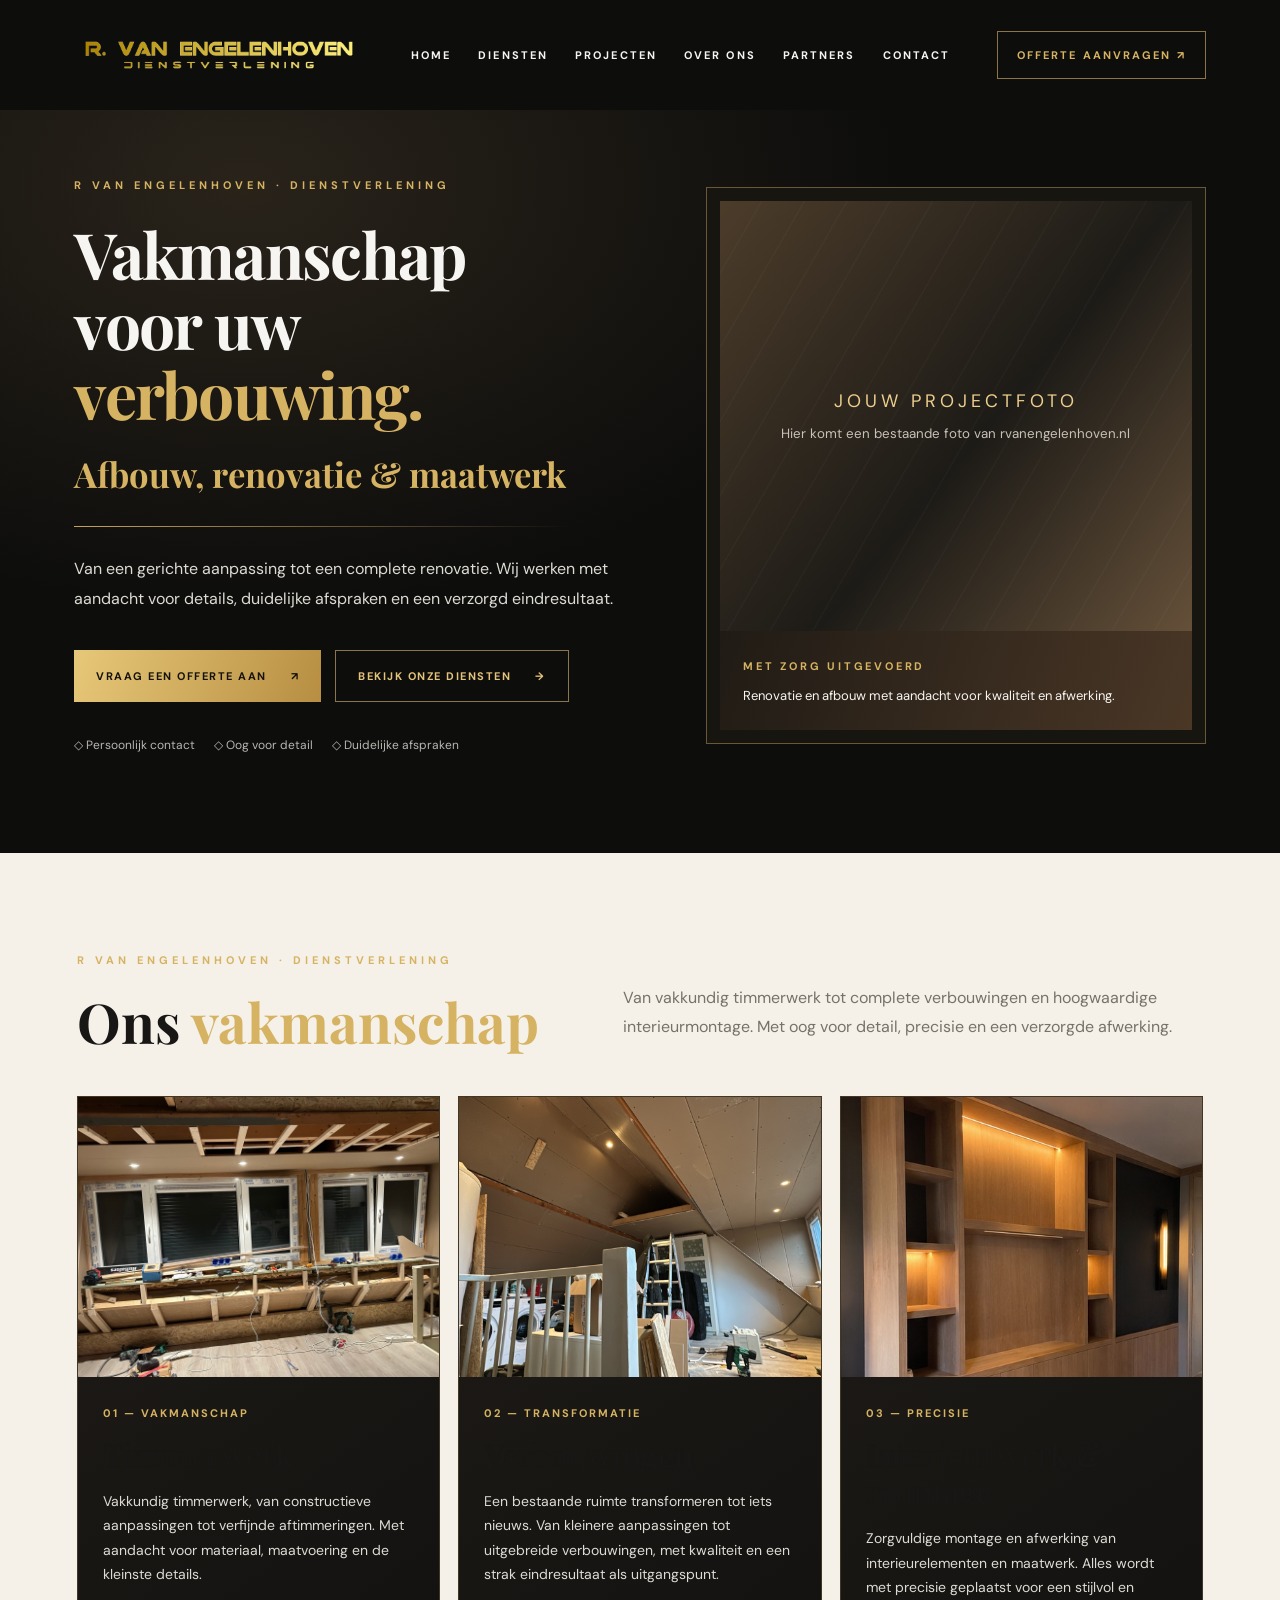
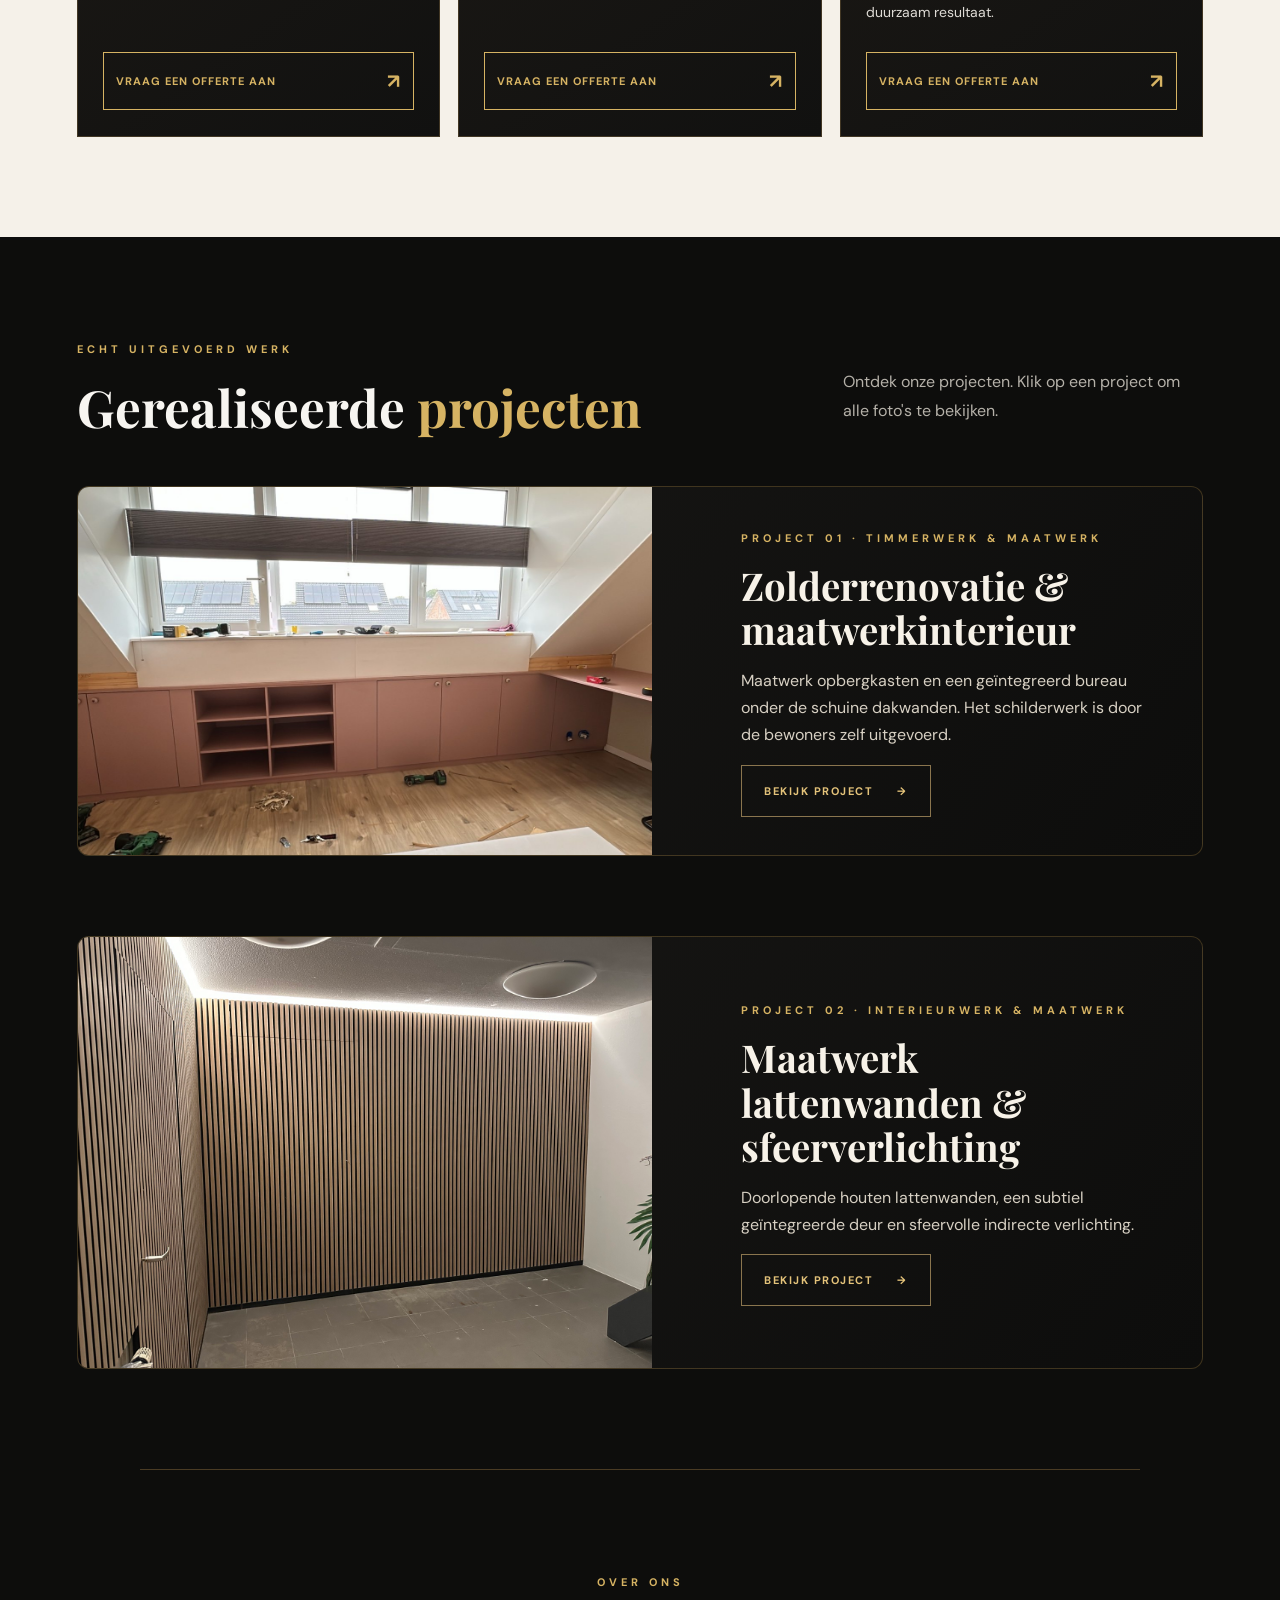
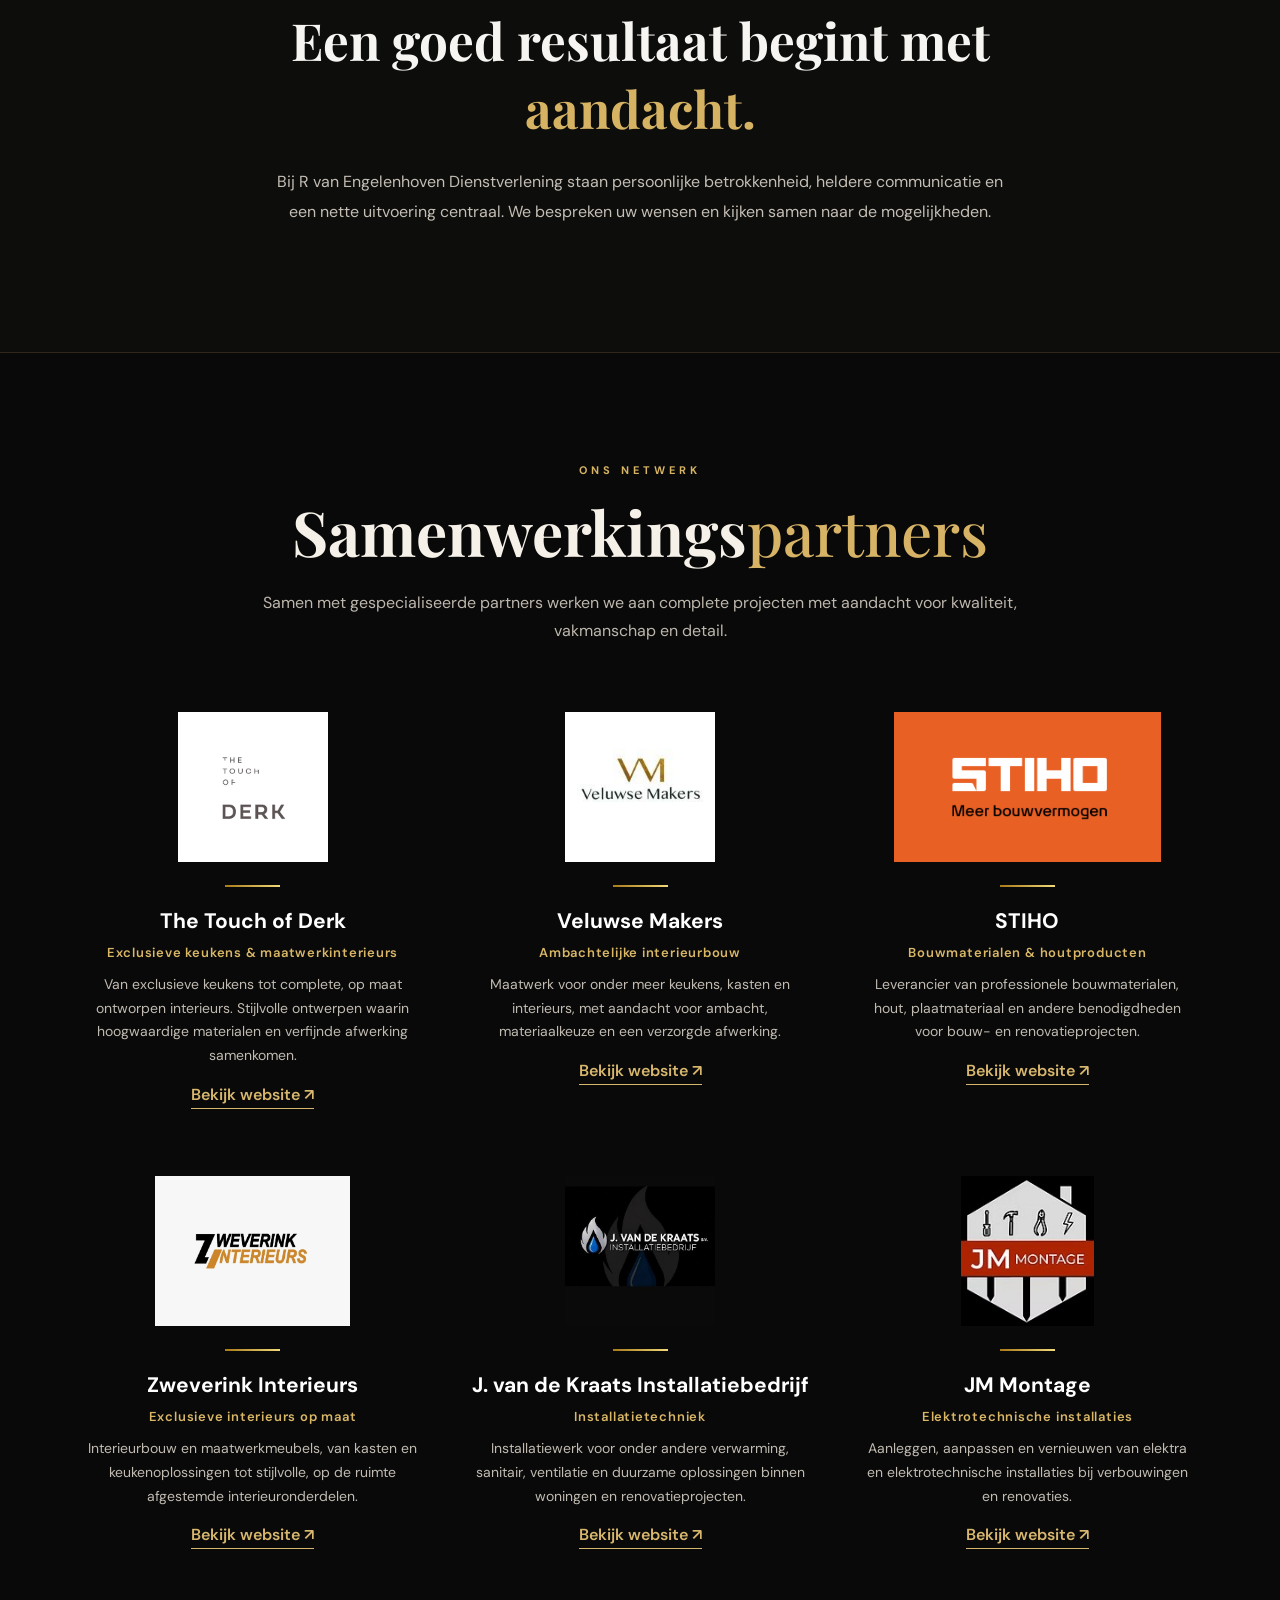
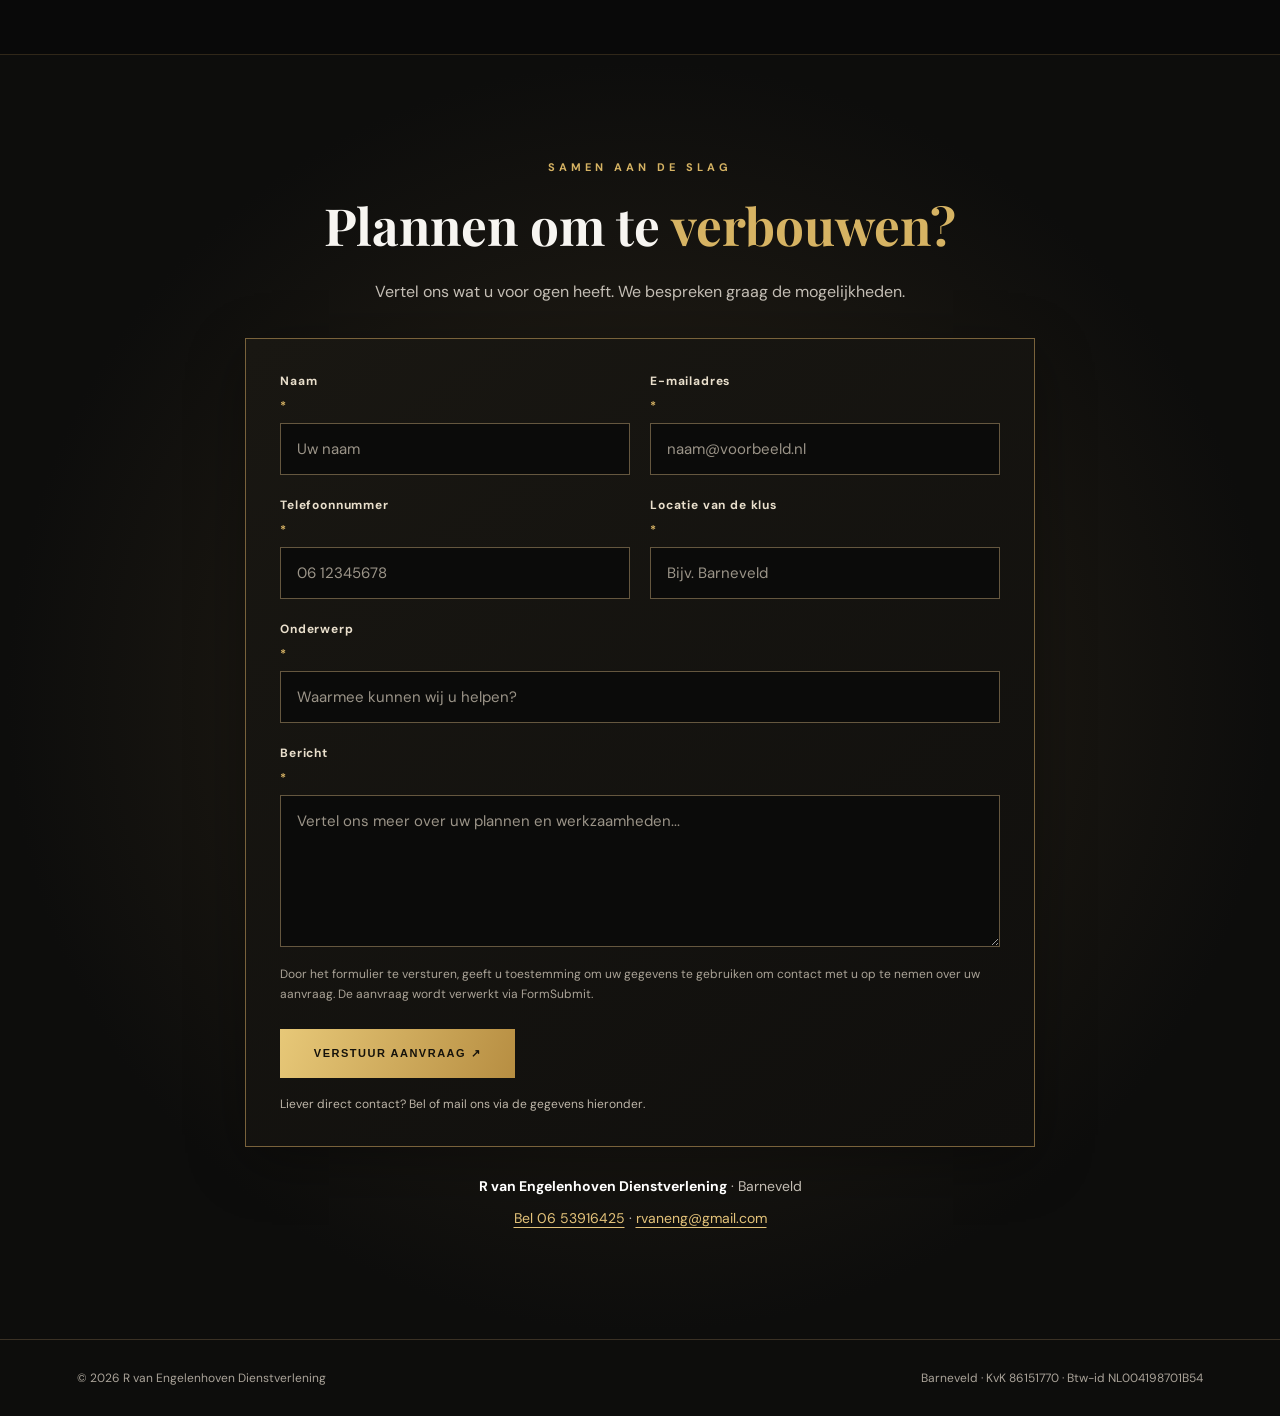
<file: index.html>
<!doctype html><html lang="nl"><head><link rel="icon" href="/favicon.ico" sizes="any">
<link rel="icon" type="image/png" sizes="32x32" href="/favicon-32.png">
<link rel="icon" type="image/png" sizes="16x16" href="/favicon-16.png">
<link rel="apple-touch-icon" href="/apple-touch-icon.png"><meta charset="utf-8"><meta name="viewport" content="width=device-width, initial-scale=1"><meta name="theme-color" content="#0c0c0b"><meta name="description" content="R van Engelenhoven Dienstverlening — afbouw, renovatie en verbouwing met oog voor detail."><title>R van Engelenhoven | Dienstverlening</title><link rel="preconnect" href="https://fonts.googleapis.com"><link rel="preconnect" href="https://fonts.gstatic.com" crossorigin><link href="https://fonts.googleapis.com/css2?family=DM+Sans:wght@400;500;600;700&family=Playfair+Display:wght@500;600;700&display=swap" rel="stylesheet"><link rel="stylesheet" href="style.css?v=20261111-projectpages"></head><body>
<header class="header"><a class="brand" href="#home" aria-label="R van Engelenhoven, naar home"><img src="assets/logo-goud-transparant.png" alt="Logo R van Engelenhoven"></a><button class="menu" aria-label="Menu openen" aria-expanded="false">☰</button><nav class="nav" id="nav"><a href="#home">HOME</a><a href="#diensten">DIENSTEN</a><a href="#projecten">PROJECTEN</a><a href="#over">OVER ONS</a><a href="#partners">PARTNERS</a><a href="#contact">CONTACT</a></nav><a class="top-cta" href="#contact">OFFERTE AANVRAGEN ↗</a></header>
<main><section id="home" class="hero"><div class="hero-copy"><div class="eyebrow">R VAN ENGELENHOVEN · DIENSTVERLENING</div><h1>Vakmanschap<br>voor uw <em>verbouwing.</em></h1><h2>Afbouw, renovatie &amp; maatwerk</h2><div class="rule"></div><p>Van een gerichte aanpassing tot een complete renovatie. Wij werken met aandacht voor details, duidelijke afspraken en een verzorgd eindresultaat.</p><div class="actions"><a class="btn primary" href="#contact">VRAAG EEN OFFERTE AAN <span>↗</span></a><a class="btn outline" href="#diensten">BEKIJK ONZE DIENSTEN <span>→</span></a></div><div class="features"><span>◇ Persoonlijk contact</span><span>◇ Oog voor detail</span><span>◇ Duidelijke afspraken</span></div></div><div class="hero-visual"><div class="photo"><div class="photo-placeholder"><span>JOUW PROJECTFOTO</span><small>Hier komt een bestaande foto van rvanengelenhoven.nl</small></div></div><div class="photo-note"><strong>MET ZORG UITGEVOERD</strong><p>Renovatie en afbouw met aandacht voor kwaliteit en afwerking.</p></div></div></section>
<section class="intro craftsmanship" id="diensten"><div class="section-head craftsmanship-head"><div><span class="eyebrow">R VAN ENGELENHOVEN · DIENSTVERLENING</span><h2>Ons <em>vakmanschap</em></h2></div><p>Van vakkundig timmerwerk tot complete verbouwingen en hoogwaardige interieurmontage. Met oog voor detail, precisie en een verzorgde afwerking.</p></div><div class="craft-grid"><article class="craft-card"><div class="craft-photo"><img src="assets/dienst-timmerwerk.jpg" alt="Eigen timmerwerk: houten regelwerk en aftimmering rondom ramen" loading="lazy"></div><div class="craft-body"><span class="craft-kicker">01 — VAKMANSCHAP</span><h3>Timmerwerk</h3><p>Vakkundig timmerwerk, van constructieve aanpassingen tot verfijnde aftimmeringen. Met aandacht voor materiaal, maatvoering en de kleinste details.</p><a href="#contact" class="craft-link">VRAAG EEN OFFERTE AAN <span aria-hidden="true">↗</span></a></div></article><article class="craft-card"><div class="craft-photo"><img src="assets/dienst-verbouwingen.jpg" alt="Eigen verbouwingsproject: zolderruimte met nieuwe plafond- en wandafwerking" loading="lazy"></div><div class="craft-body"><span class="craft-kicker">02 — TRANSFORMATIE</span><h3>Verbouwingen</h3><p>Een bestaande ruimte transformeren tot iets nieuws. Van kleinere aanpassingen tot uitgebreide verbouwingen, met kwaliteit en een strak eindresultaat als uitgangspunt.</p><a href="#contact" class="craft-link">VRAAG EEN OFFERTE AAN <span aria-hidden="true">↗</span></a></div></article><article class="craft-card"><div class="craft-photo"><img src="assets/dienst-interieurmontage.jpg" alt="Sfeerbeeld van een luxe houten maatwerk wandkast" loading="lazy"></div><div class="craft-body"><span class="craft-kicker">03 — PRECISIE</span><h3>Interieurwerk &amp; montage</h3><p>Zorgvuldige montage en afwerking van interieurelementen en maatwerk. Alles wordt met precisie geplaatst voor een stijlvol en duurzaam resultaat.</p><a href="#contact" class="craft-link">VRAAG EEN OFFERTE AAN <span aria-hidden="true">↗</span></a></div></article></div></section>
<section class="projects" id="projecten"><div class="section-head"><div><span class="eyebrow">ECHT UITGEVOERD WERK</span><h2>Gerealiseerde <em>projecten</em></h2></div><p>Ontdek onze projecten. Klik op een project om alle foto's te bekijken.</p></div>
<article class="featured-project"><a class="featured-photo" href="project-zolderrenovatie.html"><img src="assets/project-01-01.jpg" alt="Maatwerk kasten in een zolderruimte" loading="lazy"></a><div class="featured-project-copy"><span class="eyebrow">PROJECT 01 · TIMMERWERK &amp; MAATWERK</span><h3>Zolderrenovatie &amp; maatwerkinterieur</h3><p>Maatwerk opbergkasten en een geïntegreerd bureau onder de schuine dakwanden. Het schilderwerk is door de bewoners zelf uitgevoerd.</p><a class="btn outline" href="project-zolderrenovatie.html">BEKIJK PROJECT <span aria-hidden="true">→</span></a></div></article>
<article class="featured-project project-two"><a class="featured-photo" href="project-lattenwanden.html"><img src="assets/project-02-01.jpg" alt="Maatwerk houten lattenwand met subtiel weggewerkte deur" loading="lazy"></a><div class="featured-project-copy"><span class="eyebrow">PROJECT 02 · INTERIEURWERK &amp; MAATWERK</span><h3>Maatwerk lattenwanden &amp; sfeerverlichting</h3><p>Doorlopende houten lattenwanden, een subtiel geïntegreerde deur en sfeervolle indirecte verlichting.</p><a class="btn outline" href="project-lattenwanden.html">BEKIJK PROJECT <span aria-hidden="true">→</span></a></div></article></section><section class="about" id="over"><span class="eyebrow">OVER ONS</span><h2>Een goed resultaat begint met <em>aandacht.</em></h2><p>Bij R van Engelenhoven Dienstverlening staan persoonlijke betrokkenheid, heldere communicatie en een nette uitvoering centraal. We bespreken uw wensen en kijken samen naar de mogelijkheden.</p></section>
<section class="partners" id="partners"><div class="partners-heading"><span class="eyebrow">ONS NETWERK</span><h2>Samenwerkings&shy;<em>partners</em></h2><p>Samen met gespecialiseerde partners werken we aan complete projecten met aandacht voor kwaliteit, vakmanschap en detail.</p></div><div class="partners-grid"><article class="partner"><a class="partner-logo" href="https://www.derk.nl" target="_blank" rel="noopener noreferrer" aria-label="Bezoek website van The Touch of Derk"><img src="assets/touch-of-derk.png" alt="Logo The Touch of Derk" loading="lazy"></a><div class="partner-line"></div><h3>The Touch of Derk</h3><h4>Exclusieve keukens &amp; maatwerkinterieurs</h4><p>Van exclusieve keukens tot complete, op maat ontworpen interieurs. Stijlvolle ontwerpen waarin hoogwaardige materialen en verfijnde afwerking samenkomen.</p><a class="partner-website-link" href="https://www.derk.nl" target="_blank" rel="noopener noreferrer">Bekijk website ↗</a></article><article class="partner"><a class="partner-logo" href="https://veluwsemakers.nl" target="_blank" rel="noopener noreferrer" aria-label="Bezoek website van Veluwse Makers"><img src="assets/veluwse-makers.jpeg" alt="Logo Veluwse Makers" loading="lazy"></a><div class="partner-line"></div><h3>Veluwse Makers</h3><h4>Ambachtelijke interieurbouw</h4><p>Maatwerk voor onder meer keukens, kasten en interieurs, met aandacht voor ambacht, materiaalkeuze en een verzorgde afwerking.</p><a class="partner-website-link" href="https://veluwsemakers.nl" target="_blank" rel="noopener noreferrer">Bekijk website ↗</a></article><article class="partner"><a class="partner-logo" href="https://www.stiho.nl" target="_blank" rel="noopener noreferrer" aria-label="Bezoek website van STIHO"><img src="assets/stiho.png" alt="Logo STIHO" loading="lazy"></a><div class="partner-line"></div><h3>STIHO</h3><h4>Bouwmaterialen &amp; houtproducten</h4><p>Leverancier van professionele bouwmaterialen, hout, plaatmateriaal en andere benodigdheden voor bouw- en renovatieprojecten.</p><a class="partner-website-link" href="https://www.stiho.nl" target="_blank" rel="noopener noreferrer">Bekijk website ↗</a></article><article class="partner"><a class="partner-logo" href="https://www.zweverinkinterieurs.nl" target="_blank" rel="noopener noreferrer" aria-label="Bezoek website van Zweverink Interieurs"><img src="assets/zweverink-interieurs.webp" alt="Logo Zweverink Interieurs" loading="lazy"></a><div class="partner-line"></div><h3>Zweverink Interieurs</h3><h4>Exclusieve interieurs op maat</h4><p>Interieurbouw en maatwerkmeubels, van kasten en keukenoplossingen tot stijlvolle, op de ruimte afgestemde interieuronderdelen.</p><a class="partner-website-link" href="https://www.zweverinkinterieurs.nl" target="_blank" rel="noopener noreferrer">Bekijk website ↗</a></article><article class="partner"><a class="partner-logo" href="https://jvandekraatsinstallatie.nl" target="_blank" rel="noopener noreferrer" aria-label="Bezoek website van J. van de Kraats Installatiebedrijf"><img src="assets/van-de-kraats.jpeg" alt="Logo J. van de Kraats Installatiebedrijf" loading="lazy"></a><div class="partner-line"></div><h3>J. van de Kraats Installatiebedrijf</h3><h4>Installatietechniek</h4><p>Installatiewerk voor onder andere verwarming, sanitair, ventilatie en duurzame oplossingen binnen woningen en renovatieprojecten.</p><a class="partner-website-link" href="https://jvandekraatsinstallatie.nl" target="_blank" rel="noopener noreferrer">Bekijk website ↗</a></article><article class="partner"><a class="partner-logo" href="https://www.jm-montage.com" target="_blank" rel="noopener noreferrer" aria-label="Bezoek website van JM Montage"><img src="assets/jm-montage.jpeg" alt="Logo JM Montage" loading="lazy"></a><div class="partner-line"></div><h3>JM Montage</h3><h4>Elektrotechnische installaties</h4><p>Aanleggen, aanpassen en vernieuwen van elektra en elektrotechnische installaties bij verbouwingen en renovaties.</p><a class="partner-website-link" href="https://www.jm-montage.com" target="_blank" rel="noopener noreferrer">Bekijk website ↗</a></article></div></section>
<section class="contact" id="contact"><span class="eyebrow">SAMEN AAN DE SLAG</span><h2>Plannen om te <em>verbouwen?</em></h2><p>Vertel ons wat u voor ogen heeft. We bespreken graag de mogelijkheden.</p><form class="quote-form" action="https://formsubmit.co/rvaneng@gmail.com" method="POST">
<input type="hidden" name="_subject" value="Nieuwe offerteaanvraag via website R van Engelenhoven">
<input type="hidden" name="_captcha" value="true">
<input type="text" name="_honey" class="form-honey" tabindex="-1" autocomplete="off" aria-hidden="true">
<div class="form-grid">
<label>Naam <span>*</span><input type="text" name="Naam" autocomplete="name" placeholder="Uw naam" required maxlength="120"></label>
<label>E-mailadres <span>*</span><input type="email" name="E-mailadres" autocomplete="email" placeholder="naam@voorbeeld.nl" required maxlength="200"></label>
<label>Telefoonnummer <span>*</span><input type="tel" name="Telefoonnummer" autocomplete="tel" placeholder="06 12345678" required maxlength="40"></label>
<label>Locatie van de klus <span>*</span><input type="text" name="Locatie van de klus" placeholder="Bijv. Barneveld" required maxlength="160"></label>
<label class="form-wide">Onderwerp <span>*</span><input type="text" name="Onderwerp" placeholder="Waarmee kunnen wij u helpen?" required maxlength="180"></label>
<label class="form-wide">Bericht <span>*</span><textarea name="Bericht" rows="6" placeholder="Vertel ons meer over uw plannen en werkzaamheden..." required maxlength="5000"></textarea></label>
</div>
<p class="form-privacy">Door het formulier te versturen, geeft u toestemming om uw gegevens te gebruiken om contact met u op te nemen over uw aanvraag. De aanvraag wordt verwerkt via FormSubmit.</p>
<button class="btn primary form-submit" type="submit">VERSTUUR AANVRAAG ↗</button>
<p class="form-help">Liever direct contact? Bel of mail ons via de gegevens hieronder.</p>
</form><div class="contact-details"><p><strong>R van Engelenhoven Dienstverlening</strong> · Barneveld</p><p><a href="tel:+31653916425">Bel 06 53916425</a><span aria-hidden="true"> · </span><a href="mailto:rvaneng@gmail.com">rvaneng@gmail.com</a></p></div></section></main><footer><span>© <span id="year"></span> R van Engelenhoven Dienstverlening</span><span>Barneveld · KvK 86151770 · Btw-id NL004198701B54</span></footer><script src="script.js"></script></body></html>
</file>
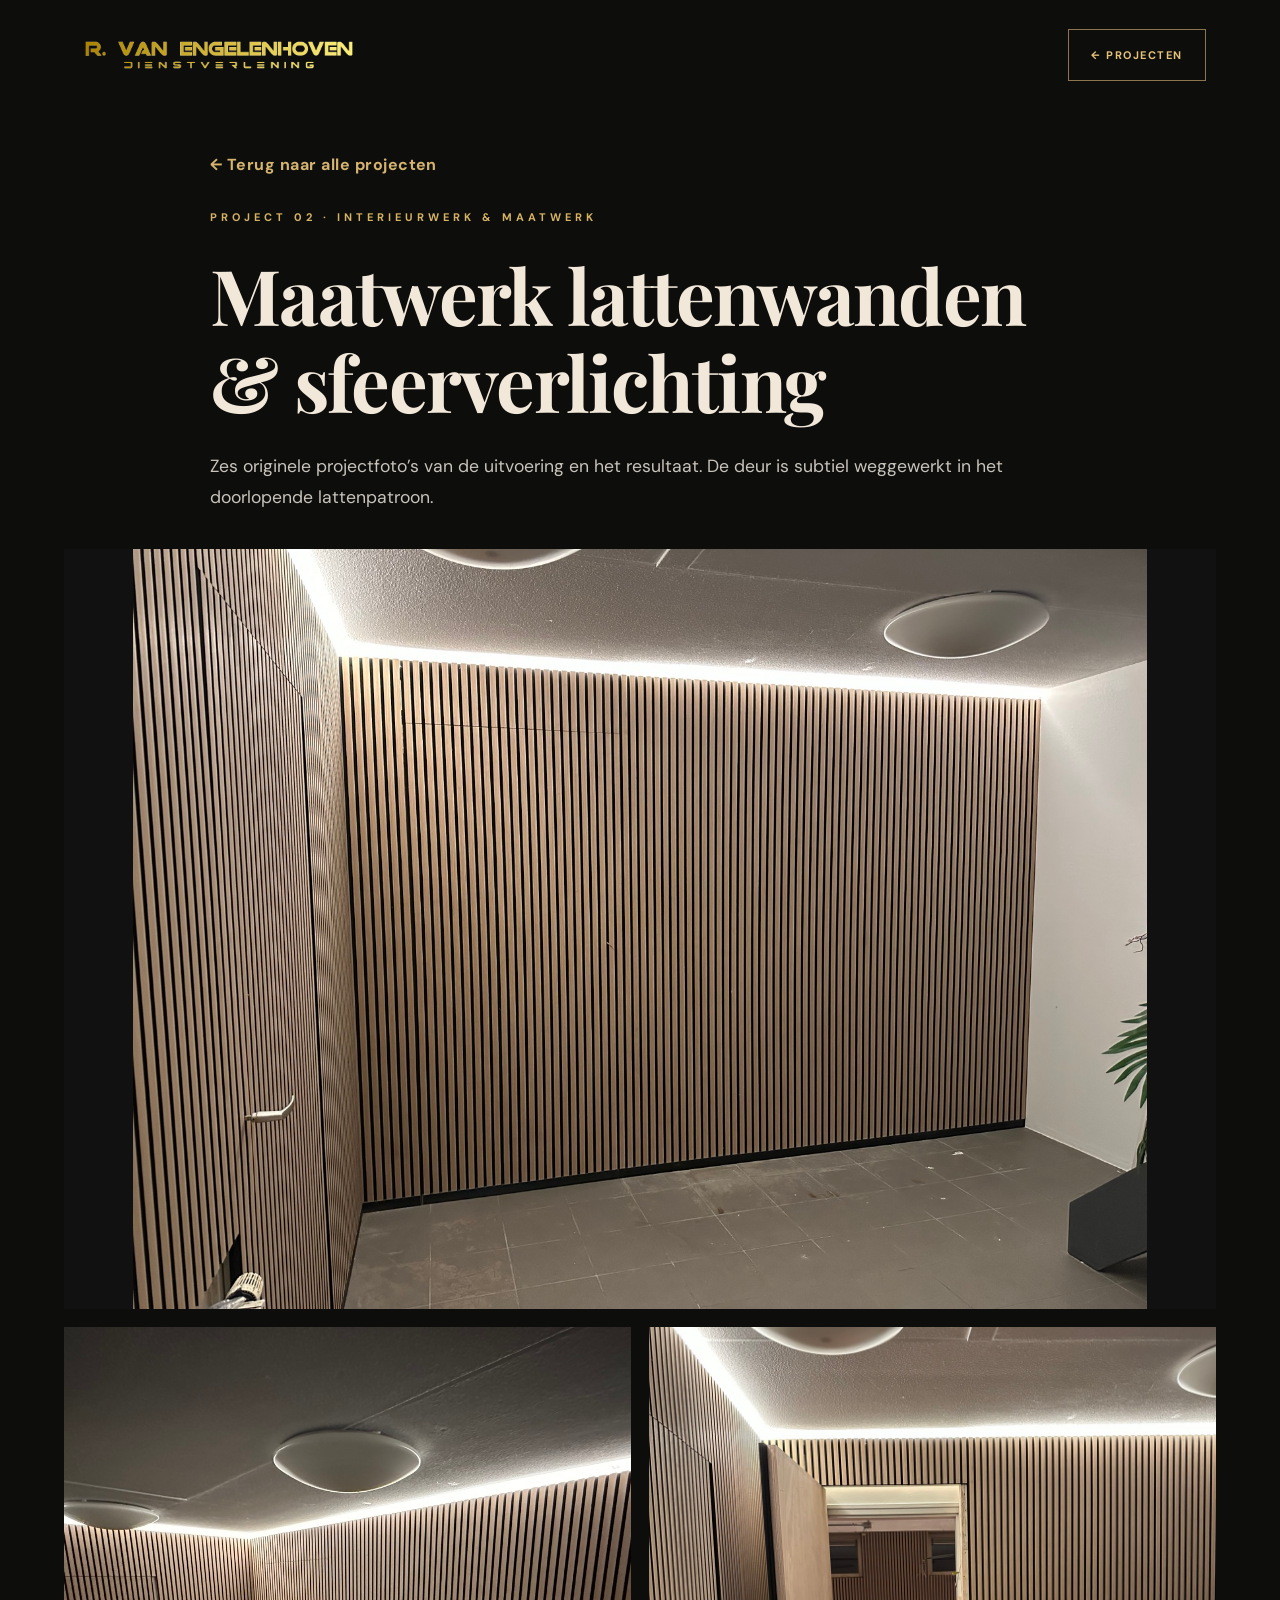
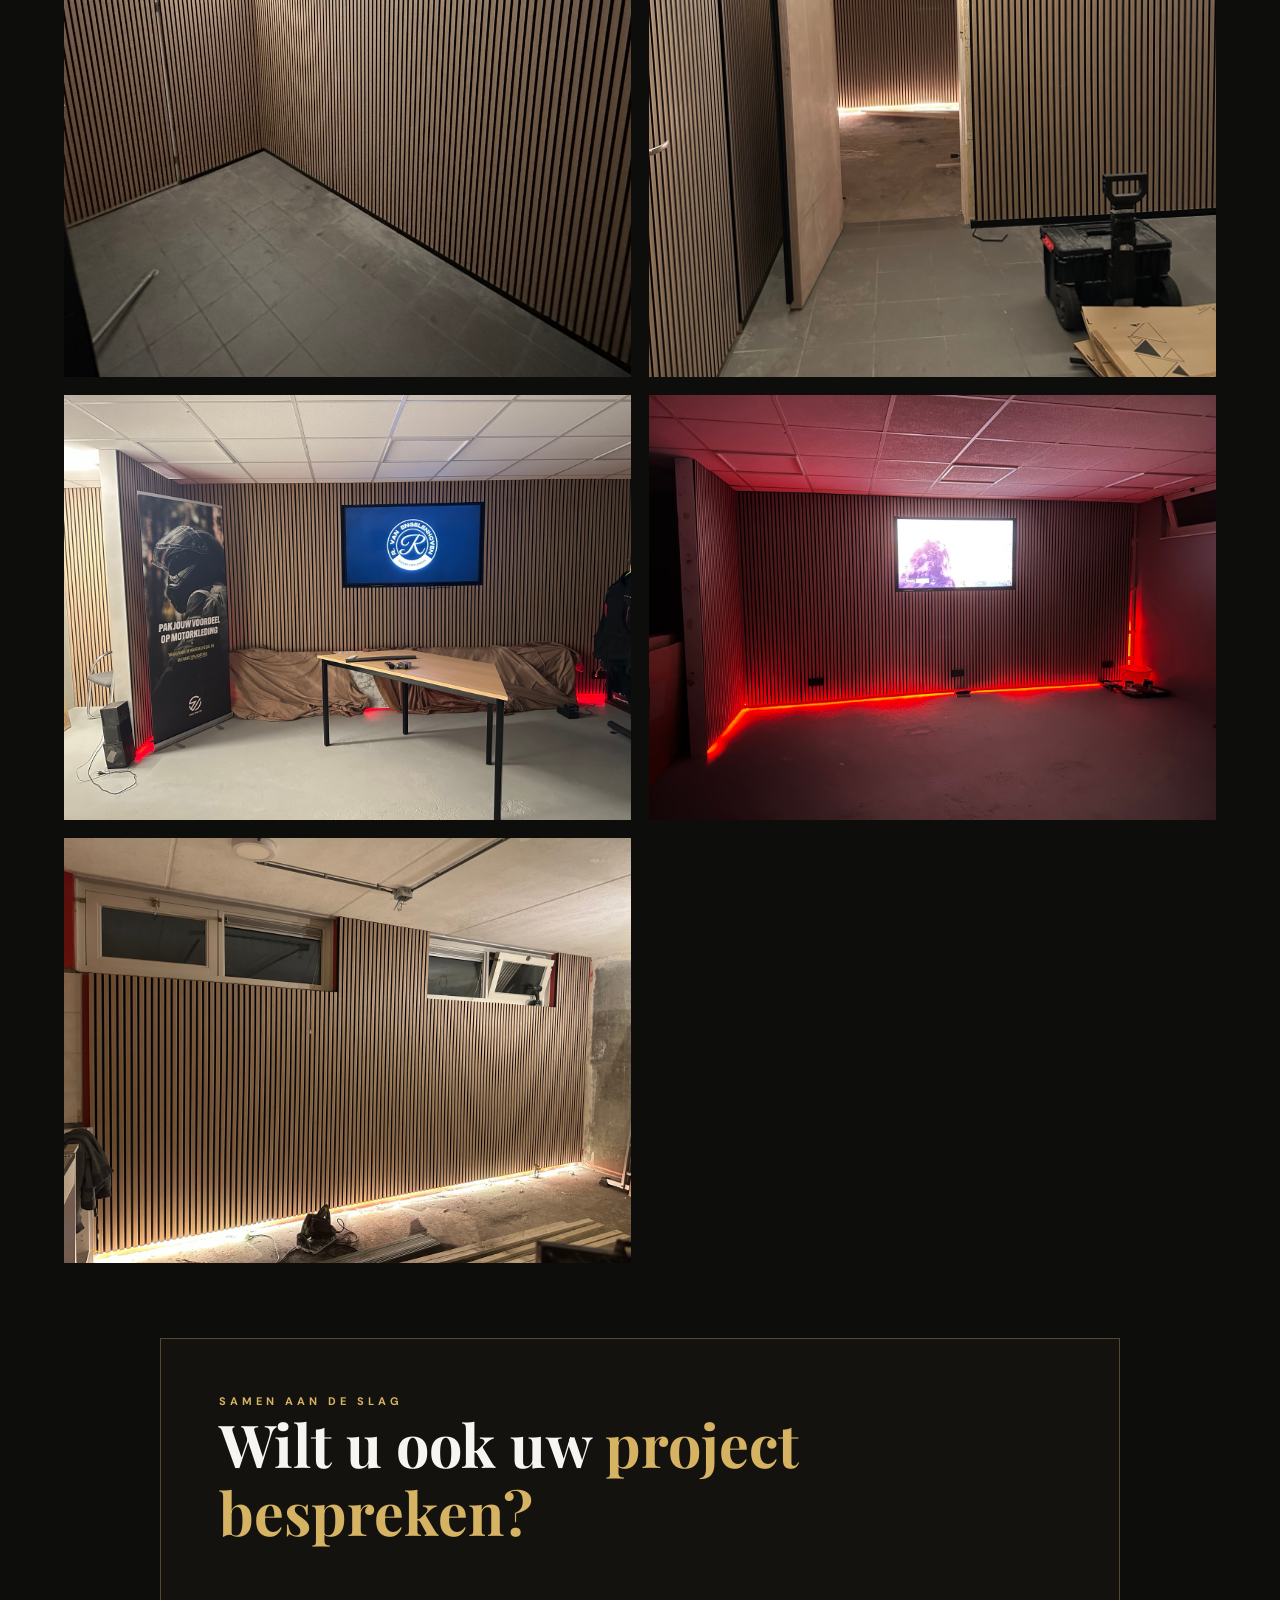
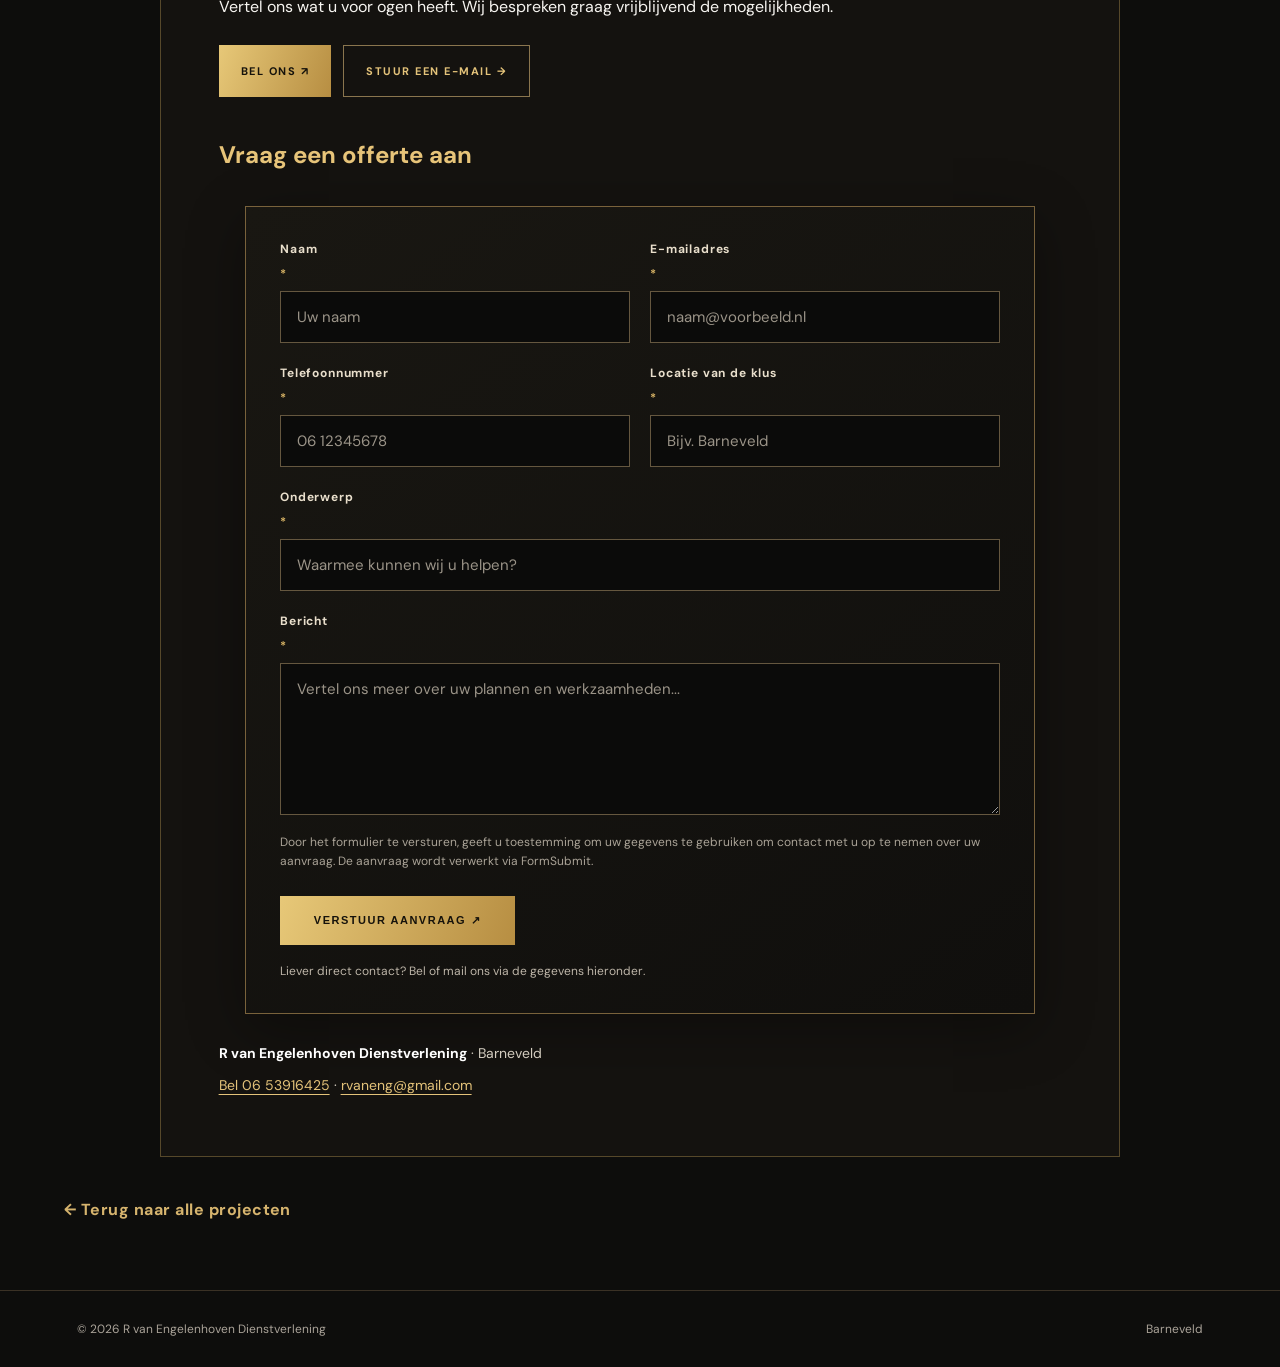
<file: project-lattenwanden.html>
<!doctype html><html lang="nl"><head><meta charset="utf-8"><meta name="viewport" content="width=device-width, initial-scale=1"><meta name="theme-color" content="#0c0c0b"><meta name="description" content="R van Engelenhoven Dienstverlening — afbouw, renovatie en verbouwing met oog voor detail."><title>Project | R van Engelenhoven Dienstverlening</title><link rel="preconnect" href="https://fonts.googleapis.com"><link rel="preconnect" href="https://fonts.gstatic.com" crossorigin><link href="https://fonts.googleapis.com/css2?family=DM+Sans:wght@400;500;600;700&family=Playfair+Display:wght@500;600;700&display=swap" rel="stylesheet"><link rel="stylesheet" href="style.css?v=20261111-projectpages"></head><body><header class="header"><a class="brand" href="index.html#home" aria-label="Terug naar home"><img src="assets/logo-goud-transparant.png" alt="R van Engelenhoven Dienstverlening"></a><a class="btn outline project-header-back" href="index.html#projecten">← PROJECTEN</a></header><main class="project-detail"><div class="project-detail-intro"><a class="project-back" href="index.html#projecten">← Terug naar alle projecten</a><span class="eyebrow">PROJECT 02 · INTERIEURWERK &amp; MAATWERK</span><h1>Maatwerk lattenwanden &amp; sfeerverlichting</h1><p>Zes originele projectfoto’s van de uitvoering en het resultaat. De deur is subtiel weggewerkt in het doorlopende lattenpatroon.</p></div><div class="project-detail-gallery"><a href="assets/project-02-01.jpg" target="_blank" rel="noopener" aria-label="Open projectfoto 1 groot"><img src="assets/project-02-01.jpg" alt="Maatwerk lattenwanden en sfeerverlichting — foto 1" loading="lazy"></a>
<a href="assets/project-02-02.jpg" target="_blank" rel="noopener" aria-label="Open projectfoto 2 groot"><img src="assets/project-02-02.jpg" alt="Maatwerk lattenwanden en sfeerverlichting — foto 2" loading="lazy"></a>
<a href="assets/project-02-03.jpg" target="_blank" rel="noopener" aria-label="Open projectfoto 3 groot"><img src="assets/project-02-03.jpg" alt="Maatwerk lattenwanden en sfeerverlichting — foto 3" loading="lazy"></a>
<a href="assets/project-02-04.jpg" target="_blank" rel="noopener" aria-label="Open projectfoto 4 groot"><img src="assets/project-02-04.jpg" alt="Maatwerk lattenwanden en sfeerverlichting — foto 4" loading="lazy"></a>
<a href="assets/project-02-05.jpg" target="_blank" rel="noopener" aria-label="Open projectfoto 5 groot"><img src="assets/project-02-05.jpg" alt="Maatwerk lattenwanden en sfeerverlichting — foto 5" loading="lazy"></a>
<a href="assets/project-02-06.jpg" target="_blank" rel="noopener" aria-label="Open projectfoto 6 groot"><img src="assets/project-02-06.jpg" alt="Maatwerk lattenwanden en sfeerverlichting — foto 6" loading="lazy"></a></div><section class="project-detail-contact"><span class="eyebrow">SAMEN AAN DE SLAG</span><h2>Wilt u ook uw <em>project bespreken?</em></h2><p>Vertel ons wat u voor ogen heeft. Wij bespreken graag vrijblijvend de mogelijkheden.</p><div class="project-contact-actions"><a class="btn primary" href="tel:+31653916425">BEL ONS ↗</a><a class="btn outline" href="mailto:rvaneng@gmail.com">STUUR EEN E-MAIL →</a></div><h3>Vraag een offerte aan</h3><form class="quote-form" action="https://formsubmit.co/rvaneng@gmail.com" method="POST">
<input type="hidden" name="_subject" value="Nieuwe offerteaanvraag via website R van Engelenhoven">
<input type="hidden" name="_captcha" value="true">
<input type="text" name="_honey" class="form-honey" tabindex="-1" autocomplete="off" aria-hidden="true">
<div class="form-grid">
<label>Naam <span>*</span><input type="text" name="Naam" autocomplete="name" placeholder="Uw naam" required maxlength="120"></label>
<label>E-mailadres <span>*</span><input type="email" name="E-mailadres" autocomplete="email" placeholder="naam@voorbeeld.nl" required maxlength="200"></label>
<label>Telefoonnummer <span>*</span><input type="tel" name="Telefoonnummer" autocomplete="tel" placeholder="06 12345678" required maxlength="40"></label>
<label>Locatie van de klus <span>*</span><input type="text" name="Locatie van de klus" placeholder="Bijv. Barneveld" required maxlength="160"></label>
<label class="form-wide">Onderwerp <span>*</span><input type="text" name="Onderwerp" placeholder="Waarmee kunnen wij u helpen?" required maxlength="180"></label>
<label class="form-wide">Bericht <span>*</span><textarea name="Bericht" rows="6" placeholder="Vertel ons meer over uw plannen en werkzaamheden..." required maxlength="5000"></textarea></label>
</div>
<p class="form-privacy">Door het formulier te versturen, geeft u toestemming om uw gegevens te gebruiken om contact met u op te nemen over uw aanvraag. De aanvraag wordt verwerkt via FormSubmit.</p>
<button class="btn primary form-submit" type="submit">VERSTUUR AANVRAAG ↗</button>
<p class="form-help">Liever direct contact? Bel of mail ons via de gegevens hieronder.</p>
</form><div class="contact-details"><p><strong>R van Engelenhoven Dienstverlening</strong> · Barneveld</p><p><a href="tel:+31653916425">Bel 06 53916425</a><span aria-hidden="true"> · </span><a href="mailto:rvaneng@gmail.com">rvaneng@gmail.com</a></p></div></section><a class="project-back bottom-back" href="index.html#projecten">← Terug naar alle projecten</a></main><footer><span>© <span id="year"></span> R van Engelenhoven Dienstverlening</span><span>Barneveld</span></footer><script src="script.js"></script></body></html>
</file>
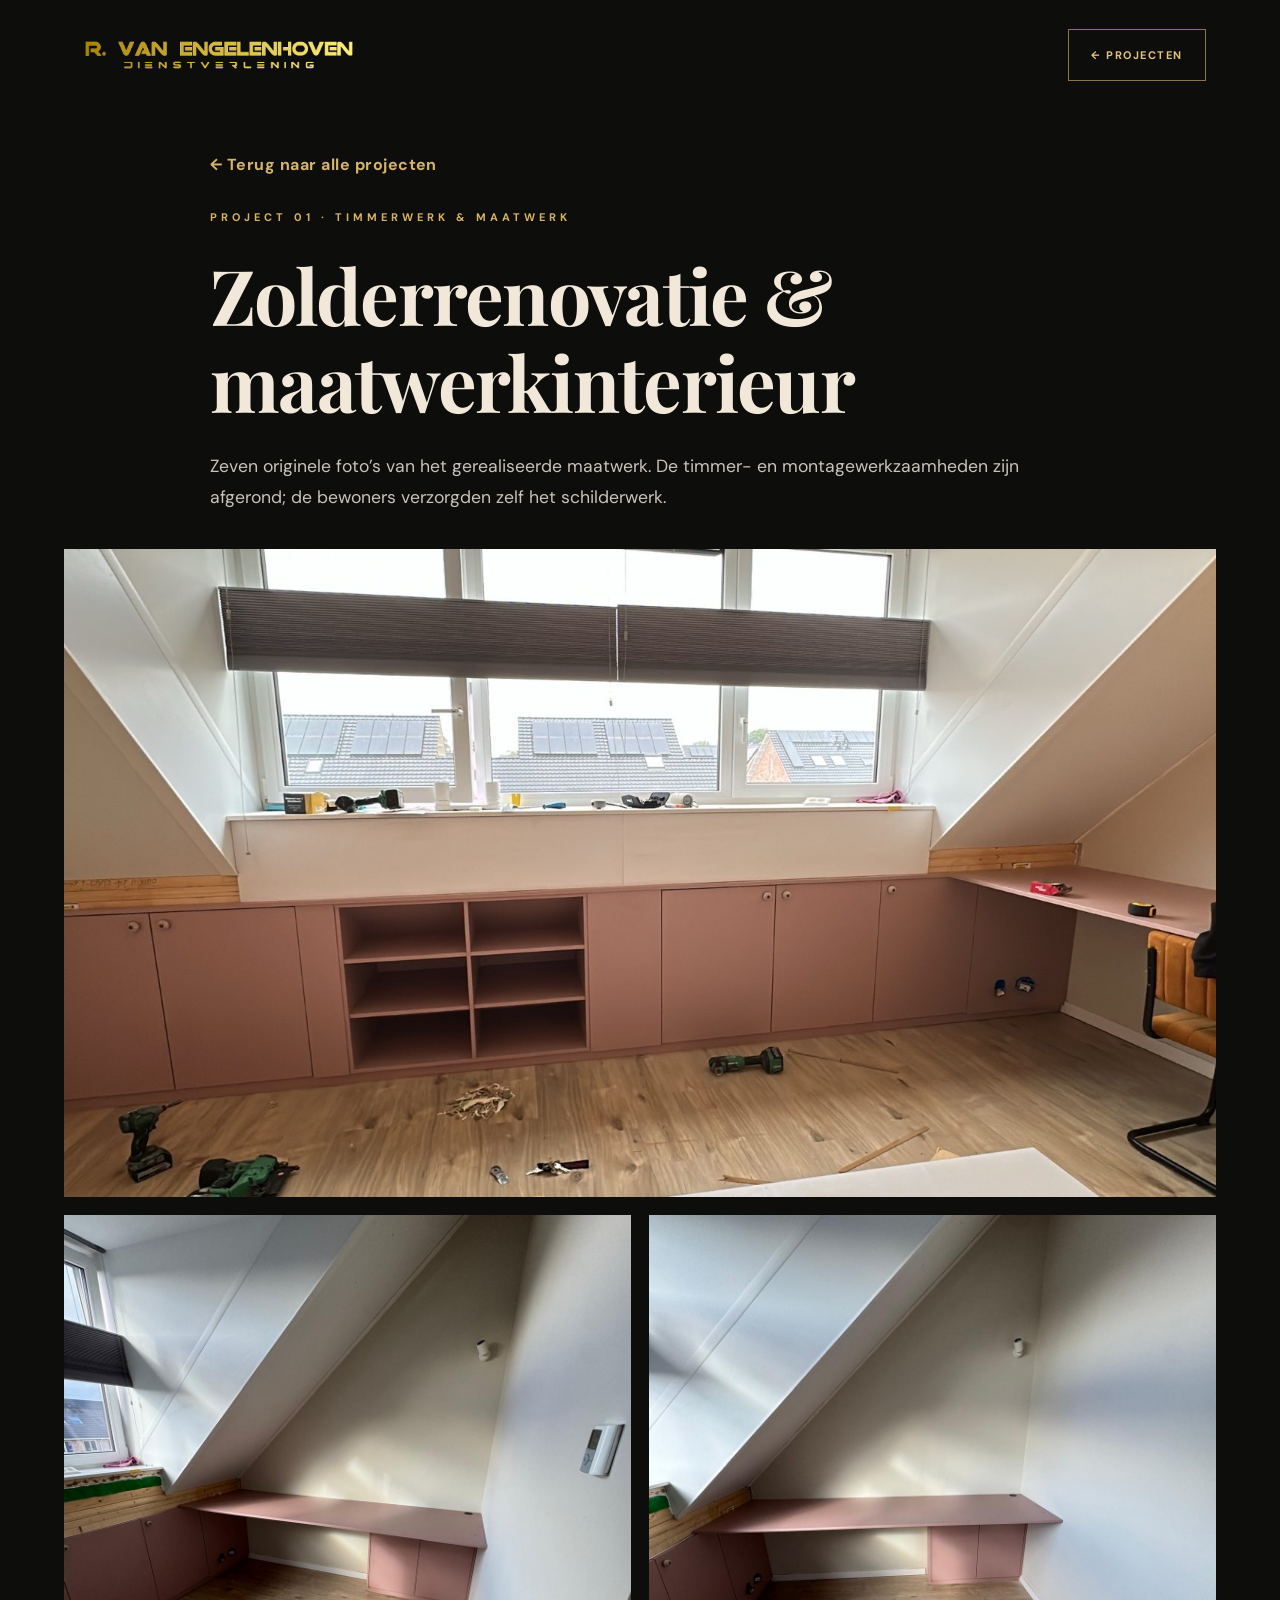
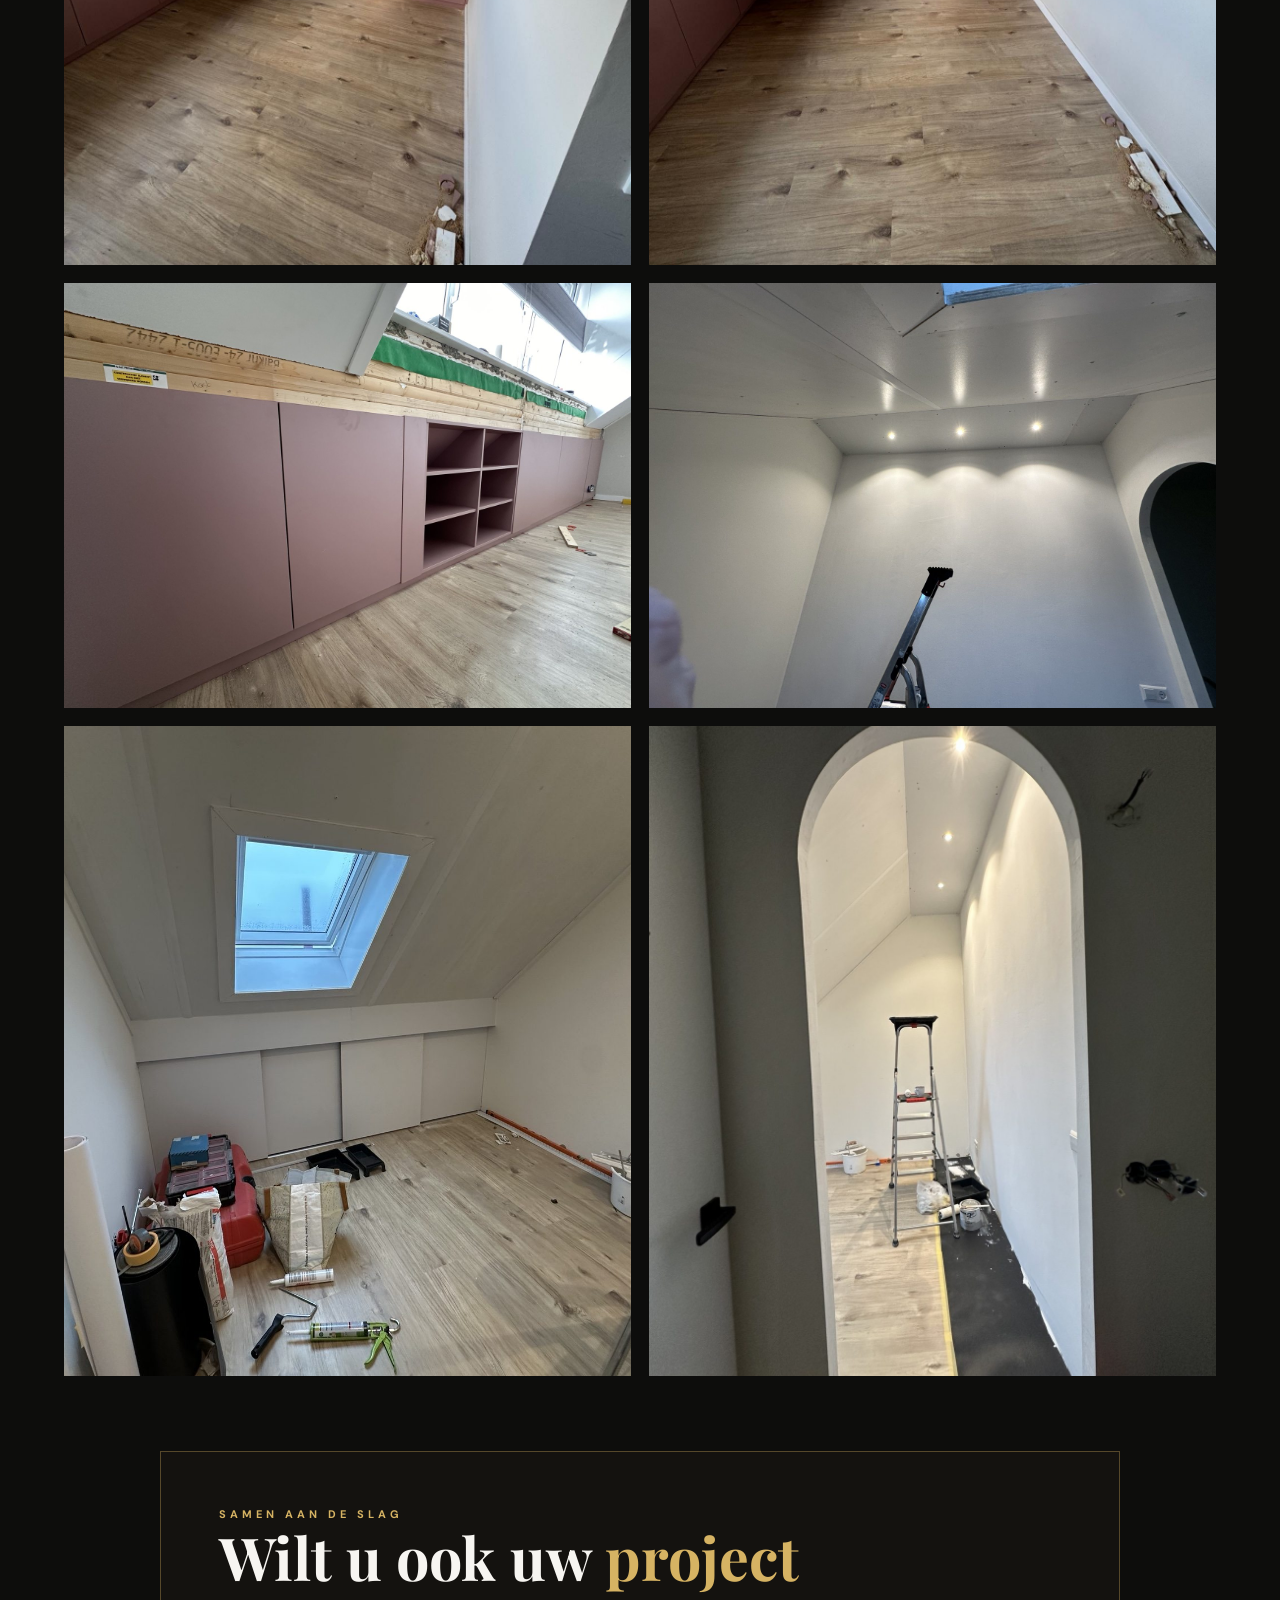
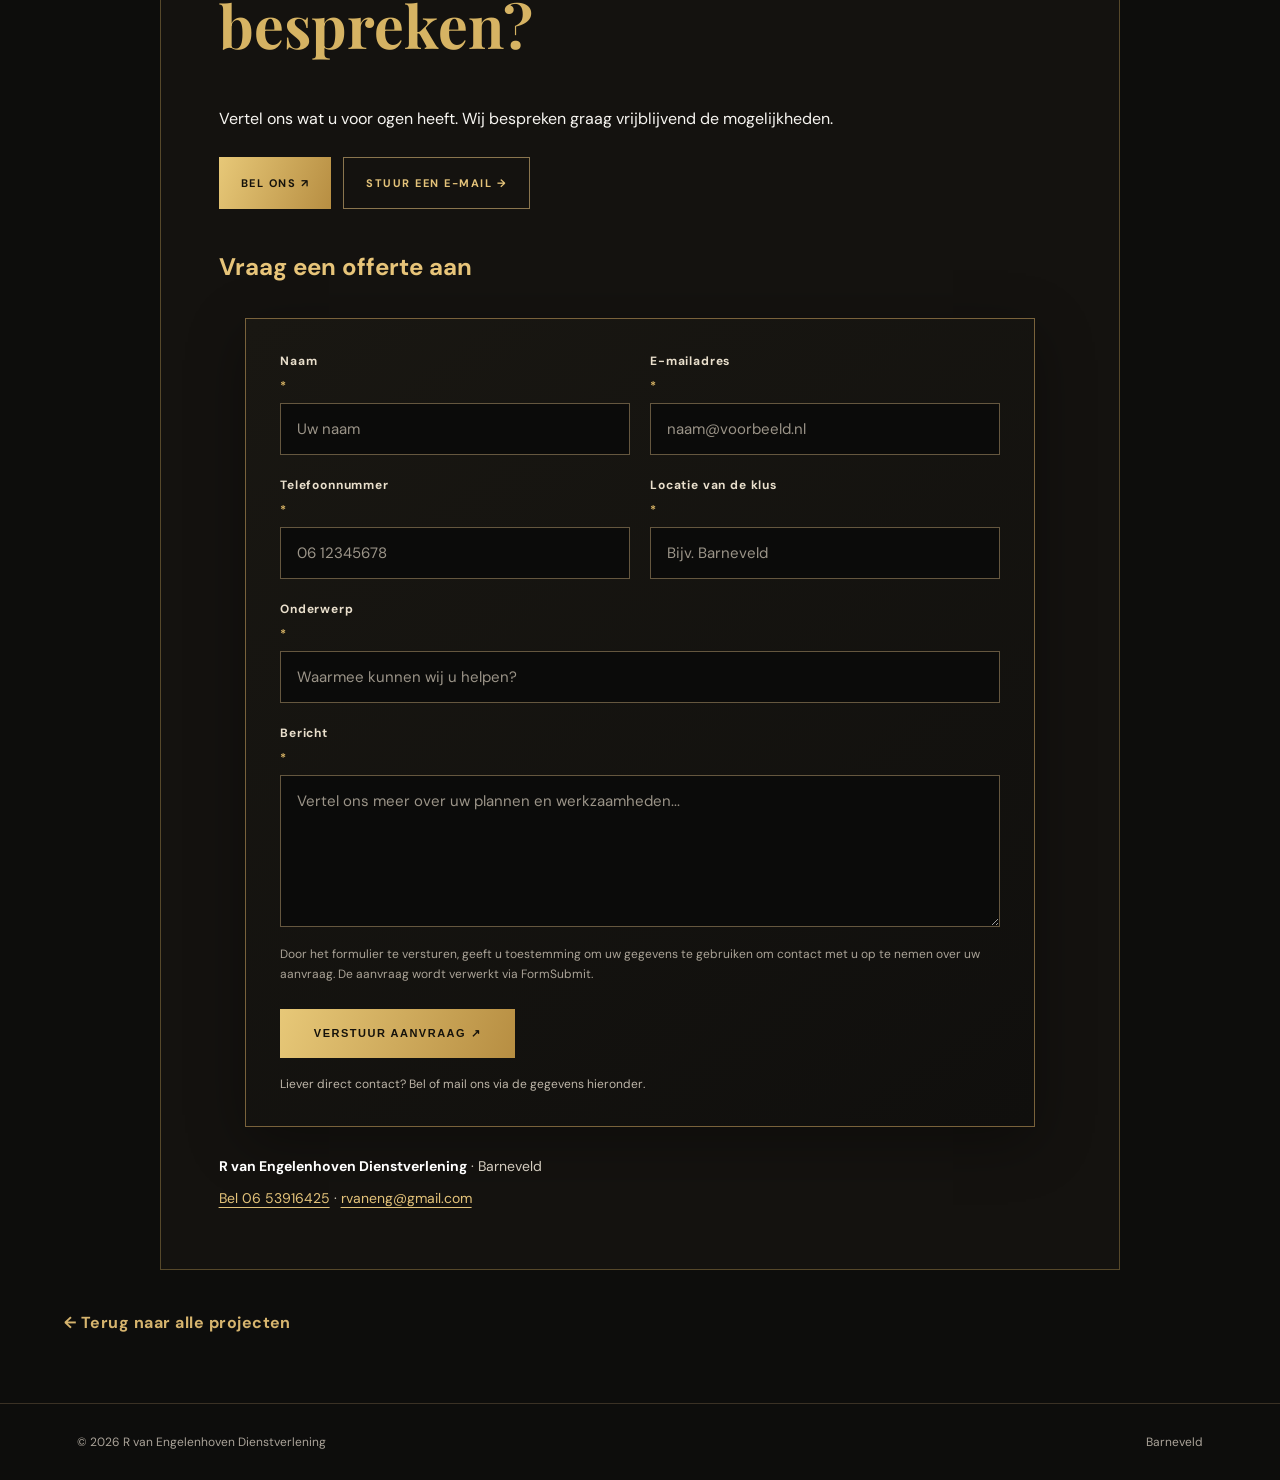
<file: project-zolderrenovatie.html>
<!doctype html><html lang="nl"><head><meta charset="utf-8"><meta name="viewport" content="width=device-width, initial-scale=1"><meta name="theme-color" content="#0c0c0b"><meta name="description" content="R van Engelenhoven Dienstverlening — afbouw, renovatie en verbouwing met oog voor detail."><title>Project | R van Engelenhoven Dienstverlening</title><link rel="preconnect" href="https://fonts.googleapis.com"><link rel="preconnect" href="https://fonts.gstatic.com" crossorigin><link href="https://fonts.googleapis.com/css2?family=DM+Sans:wght@400;500;600;700&family=Playfair+Display:wght@500;600;700&display=swap" rel="stylesheet"><link rel="stylesheet" href="style.css?v=20261111-projectpages"></head><body><header class="header"><a class="brand" href="index.html#home" aria-label="Terug naar home"><img src="assets/logo-goud-transparant.png" alt="R van Engelenhoven Dienstverlening"></a><a class="btn outline project-header-back" href="index.html#projecten">← PROJECTEN</a></header><main class="project-detail"><div class="project-detail-intro"><a class="project-back" href="index.html#projecten">← Terug naar alle projecten</a><span class="eyebrow">PROJECT 01 · TIMMERWERK &amp; MAATWERK</span><h1>Zolderrenovatie &amp; maatwerkinterieur</h1><p>Zeven originele foto’s van het gerealiseerde maatwerk. De timmer- en montagewerkzaamheden zijn afgerond; de bewoners verzorgden zelf het schilderwerk.</p></div><div class="project-detail-gallery"><a href="assets/project-01-01.jpg" target="_blank" rel="noopener" aria-label="Open projectfoto 1 groot"><img src="assets/project-01-01.jpg" alt="Zolderrenovatie en maatwerkinterieur — foto 1" loading="lazy"></a>
<a href="assets/project-01-02.jpg" target="_blank" rel="noopener" aria-label="Open projectfoto 2 groot"><img src="assets/project-01-02.jpg" alt="Zolderrenovatie en maatwerkinterieur — foto 2" loading="lazy"></a>
<a href="assets/project-01-03.jpg" target="_blank" rel="noopener" aria-label="Open projectfoto 3 groot"><img src="assets/project-01-03.jpg" alt="Zolderrenovatie en maatwerkinterieur — foto 3" loading="lazy"></a>
<a href="assets/project-01-04.jpg" target="_blank" rel="noopener" aria-label="Open projectfoto 4 groot"><img src="assets/project-01-04.jpg" alt="Zolderrenovatie en maatwerkinterieur — foto 4" loading="lazy"></a>
<a href="assets/project-01-05.jpg" target="_blank" rel="noopener" aria-label="Open projectfoto 5 groot"><img src="assets/project-01-05.jpg" alt="Zolderrenovatie en maatwerkinterieur — foto 5" loading="lazy"></a>
<a href="assets/project-01-06.jpg" target="_blank" rel="noopener" aria-label="Open projectfoto 6 groot"><img src="assets/project-01-06.jpg" alt="Zolderrenovatie en maatwerkinterieur — foto 6" loading="lazy"></a>
<a href="assets/project-01-07.jpg" target="_blank" rel="noopener" aria-label="Open projectfoto 7 groot"><img src="assets/project-01-07.jpg" alt="Zolderrenovatie en maatwerkinterieur — foto 7" loading="lazy"></a></div><section class="project-detail-contact"><span class="eyebrow">SAMEN AAN DE SLAG</span><h2>Wilt u ook uw <em>project bespreken?</em></h2><p>Vertel ons wat u voor ogen heeft. Wij bespreken graag vrijblijvend de mogelijkheden.</p><div class="project-contact-actions"><a class="btn primary" href="tel:+31653916425">BEL ONS ↗</a><a class="btn outline" href="mailto:rvaneng@gmail.com">STUUR EEN E-MAIL →</a></div><h3>Vraag een offerte aan</h3><form class="quote-form" action="https://formsubmit.co/rvaneng@gmail.com" method="POST">
<input type="hidden" name="_subject" value="Nieuwe offerteaanvraag via website R van Engelenhoven">
<input type="hidden" name="_captcha" value="true">
<input type="text" name="_honey" class="form-honey" tabindex="-1" autocomplete="off" aria-hidden="true">
<div class="form-grid">
<label>Naam <span>*</span><input type="text" name="Naam" autocomplete="name" placeholder="Uw naam" required maxlength="120"></label>
<label>E-mailadres <span>*</span><input type="email" name="E-mailadres" autocomplete="email" placeholder="naam@voorbeeld.nl" required maxlength="200"></label>
<label>Telefoonnummer <span>*</span><input type="tel" name="Telefoonnummer" autocomplete="tel" placeholder="06 12345678" required maxlength="40"></label>
<label>Locatie van de klus <span>*</span><input type="text" name="Locatie van de klus" placeholder="Bijv. Barneveld" required maxlength="160"></label>
<label class="form-wide">Onderwerp <span>*</span><input type="text" name="Onderwerp" placeholder="Waarmee kunnen wij u helpen?" required maxlength="180"></label>
<label class="form-wide">Bericht <span>*</span><textarea name="Bericht" rows="6" placeholder="Vertel ons meer over uw plannen en werkzaamheden..." required maxlength="5000"></textarea></label>
</div>
<p class="form-privacy">Door het formulier te versturen, geeft u toestemming om uw gegevens te gebruiken om contact met u op te nemen over uw aanvraag. De aanvraag wordt verwerkt via FormSubmit.</p>
<button class="btn primary form-submit" type="submit">VERSTUUR AANVRAAG ↗</button>
<p class="form-help">Liever direct contact? Bel of mail ons via de gegevens hieronder.</p>
</form><div class="contact-details"><p><strong>R van Engelenhoven Dienstverlening</strong> · Barneveld</p><p><a href="tel:+31653916425">Bel 06 53916425</a><span aria-hidden="true"> · </span><a href="mailto:rvaneng@gmail.com">rvaneng@gmail.com</a></p></div></section><a class="project-back bottom-back" href="index.html#projecten">← Terug naar alle projecten</a></main><footer><span>© <span id="year"></span> R van Engelenhoven Dienstverlening</span><span>Barneveld</span></footer><script src="script.js"></script></body></html>
</file>
<file: style.css>
:root{--bg:#0d0d0c;--panel:#171613;--gold:#d6b363;--muted:#b5b1a9;--white:#f7f5f1}*{box-sizing:border-box}html{scroll-behavior:smooth}body{margin:0;background:var(--bg);color:var(--white);font-family:'DM Sans',Arial,sans-serif}a{color:inherit;text-decoration:none}.header{height:110px;max-width:1510px;margin:auto;padding:18px 5.8%;display:flex;align-items:center;gap:30px;justify-content:space-between}.brand{display:flex;align-items:center;gap:12px;min-width:240px}.brand img{height:70px;width:70px;object-fit:contain}.brand span{font-size:11px;letter-spacing:1.5px;font-weight:700;line-height:1.6}.brand small{display:block;color:var(--gold);font-size:9px;letter-spacing:2.4px}.nav{display:flex;gap:27px}.nav a,.top-cta{font-size:11px;font-weight:700;letter-spacing:2.1px;white-space:nowrap}.nav a:hover{color:var(--gold)}.top-cta{border:1px solid #8d7444;padding:16px 19px;color:var(--gold)}.menu{display:none}.hero{max-width:1510px;margin:auto;padding:68px 5.8% 100px;display:grid;grid-template-columns:1.05fr .95fr;align-items:center;gap:7%;min-height:720px;background:radial-gradient(ellipse at 19% 10%,#29231a 0%,transparent 45%)}.eyebrow{font-size:11px;letter-spacing:4px;font-weight:700;color:var(--gold)}h1,h2,h3,p{margin-top:0}h1,h2{font-family:'Playfair Display',Georgia,serif}h1{font-size:clamp(48px,5vw,83px);line-height:1.09;letter-spacing:-1.7px;margin:27px 0 26px}h1 em,h2 em{font-style:normal;color:var(--gold)}.hero-copy h2{font-size:clamp(26px,2.7vw,42px);color:var(--gold);line-height:1.2;margin:0 0 30px}.rule{height:1px;width:90%;background:linear-gradient(90deg,#c5a35b,transparent);margin-bottom:27px}.hero-copy p{color:#dedbd5;font-size:16px;line-height:1.9;max-width:590px}.actions{display:flex;flex-wrap:wrap;gap:14px;margin-top:35px}.btn{display:inline-flex;justify-content:center;align-items:center;gap:24px;padding:18px 22px;font-size:11px;font-weight:700;letter-spacing:1.5px;transition:transform .2s}.btn:hover{transform:translateY(-2px)}.primary{background:linear-gradient(110deg,#e7c878,#b78e42);color:#15120b}.outline{border:1px solid #8a754e;color:#e4c37a}.features{display:flex;gap:19px;flex-wrap:wrap;margin-top:35px;color:#b9b6b1;font-size:12px}.hero-visual{padding:13px;border:1px solid #6a5737;background:#171510}.photo{height:430px;background:linear-gradient(130deg,#4c3c2a,#1d1b17 55%,#655039);position:relative;overflow:hidden}.photo-placeholder{height:100%;display:flex;flex-direction:column;justify-content:center;align-items:center;gap:12px;text-align:center;padding:20px;background:repeating-linear-gradient(120deg,transparent 0 35px,#ffffff06 36px 37px)}.photo-placeholder span{letter-spacing:4px;color:#edcf8d;font-size:18px}.photo-placeholder small{color:#c7c1b7}.photo-note{padding:23px;background:linear-gradient(110deg,#201b15,#4a3726)}.photo-note strong{font-size:11px;letter-spacing:2.8px;color:var(--gold)}.photo-note p{margin:10px 0 0;font-size:13px;line-height:1.7}.intro,.projects,.about,.contact{padding:100px 6%;max-width:1510px;margin:auto}.intro{background:#f5f1e9;color:#181715;max-width:none}.intro>.section-head,.intro>.services{max-width:1325px;margin-left:auto;margin-right:auto}.section-head{display:flex;justify-content:space-between;align-items:end;gap:30px;margin-bottom:45px}.section-head h2,.about h2,.contact h2{font-size:clamp(37px,4vw,62px);margin:15px 0 0}.section-head>p{max-width:360px;line-height:1.8;color:#77716a}.services{display:grid;grid-template-columns:repeat(3,1fr);gap:18px}.services article{border:1px solid #d6cdbd;padding:35px;min-height:230px}.number{color:#ae873e;font-size:12px;letter-spacing:2px}.services h3{font-family:'Playfair Display',serif;font-size:30px;margin:25px 0 13px}.services p{color:#6e6962;line-height:1.7}.projects .section-head>p{color:#b5b1a9}.project-grid{display:grid;grid-template-columns:repeat(3,1fr);gap:16px}.project-placeholder{height:290px;background:linear-gradient(140deg,#4b3d2b,#25221e);display:grid;place-items:center;border:1px solid #5a4c34;color:#d9bf86;letter-spacing:3px;font-size:12px}.about{border-top:1px solid #4a3b24;max-width:1000px;text-align:center}.about p{line-height:1.9;color:#c4beb5;max-width:750px;margin:25px auto}.contact{text-align:center;background:radial-gradient(ellipse at center,#2b2418,#0d0d0c 70%);max-width:none}.contact p{color:#c4beb5;margin:22px 0 32px}.contact small{display:block;color:#a9a196;margin-top:20px}footer{padding:30px 6%;border-top:1px solid #3a3125;display:flex;justify-content:space-between;gap:20px;color:#aaa399;font-size:12px}@media(max-width:1100px){.header{padding:15px 4%}.nav{gap:14px}.nav a{font-size:10px}.top-cta{display:none}.hero{gap:4%;padding-left:4%;padding-right:4%}}@media(max-width:760px){.header{height:85px}.brand{min-width:0}.brand img{width:55px;height:55px}.brand span{font-size:9px}.brand small{font-size:7px}.menu{display:block;background:none;color:var(--gold);border:1px solid #665335;font-size:23px;padding:6px 11px;cursor:pointer}.nav{display:none;position:absolute;z-index:5;top:84px;left:0;right:0;background:#171511;padding:25px;flex-direction:column;gap:22px;border-bottom:1px solid #80683e}.nav.open{display:flex}.hero{grid-template-columns:1fr;padding:50px 6% 70px;min-height:0;gap:48px}.hero h1{font-size:clamp(44px,10vw,68px)}.photo{height:350px}.features{gap:12px}.intro,.projects,.about,.contact{padding:70px 6%}.section-head{display:block}.section-head>p{margin-top:18px}.services,.project-grid{grid-template-columns:1fr}.services article{min-height:0}.project-placeholder{height:240px}footer{flex-direction:column}}

/* Samenwerkingspartners */
.partners{background:#090909;color:#f5f1e8;padding:105px 6%;border-top:1px solid #302719;border-bottom:1px solid #302719}.partners-heading{text-align:center;max-width:790px;margin:0 auto 65px}.partners-heading h2{font-family:'Playfair Display',serif;font-size:clamp(36px,5vw,62px);line-height:1.12;margin:18px 0 22px;overflow-wrap:anywhere}.partners-heading h2 em{color:#d7b365;font-weight:500}.partners-heading p{color:#bdb7ad;line-height:1.75}.partners-grid{display:grid;grid-template-columns:repeat(3,minmax(0,1fr));gap:65px 36px;max-width:1200px;margin:auto}.partner{text-align:center;min-width:0}.partner-logo{height:155px;display:flex;align-items:center;justify-content:center;margin-bottom:20px}.partner-logo img{max-width:95%;max-height:150px;width:auto;height:auto;object-fit:contain}.partner-line{height:2px;width:55px;background:linear-gradient(90deg,#aa7b1a,#f1d979);margin:0 auto 20px}.partner h3{font-size:21px;color:white;margin:0 0 9px}.partner h4{font-size:13px;letter-spacing:.06em;color:#d9b767;margin:0 0 12px;font-weight:600}.partner p{font-size:14px;color:#c1bbb2;line-height:1.7;max-width:330px;margin:auto}@media(max-width:850px){.partners-grid{grid-template-columns:repeat(2,minmax(0,1fr));gap:55px 24px}}@media(max-width:540px){.partners{padding:72px 6%}.partners-heading{margin-bottom:40px}.partners-grid{grid-template-columns:1fr;gap:45px}.partner-logo{height:135px}.partner-logo img{max-height:130px}.partner h3{font-size:20px}}

.contact-details{margin:28px auto 0;color:#d4cdc0;font-size:14px;line-height:1.7}.contact-details p{margin:8px 0}.contact-details a{color:#e4c37a;text-decoration:underline;text-underline-offset:4px}.contact-details strong{color:#fff}@media(max-width:540px){.contact-details p a{display:inline-block;margin:3px}.contact-details p span{display:none}}

/* Partner website links */
.partner-logo{display:flex;text-decoration:none;cursor:pointer;transition:opacity .2s ease,transform .2s ease}
.partner-logo:hover,.partner-logo:focus-visible{opacity:.82;transform:translateY(-2px)}
.partner-website-link{display:inline-block;margin-top:16px;color:#d7b76d;font-weight:600;text-decoration:none;border-bottom:1px solid currentColor;padding-bottom:3px;transition:color .2s ease}
.partner-website-link:hover,.partner-website-link:focus-visible{color:#fff}

/* Offerteformulier */
.quote-form{max-width:790px;margin:36px auto 12px;padding:34px;border:1px solid #79623b;background:linear-gradient(145deg,#191712,#100f0d);text-align:left;box-shadow:0 15px 55px #0005}
.form-grid{display:grid;grid-template-columns:repeat(2,minmax(0,1fr));gap:22px 20px}
.quote-form label{display:flex;flex-direction:column;gap:9px;font-size:12px;letter-spacing:.07em;font-weight:700;color:#e9dfcc}
.quote-form label span{color:#d7b365}.quote-form .form-wide{grid-column:1/-1}
.quote-form input,.quote-form textarea{width:100%;border:1px solid #65573f;background:#0b0b0a;color:#fff;padding:15px 16px;font:400 15px 'DM Sans',Arial,sans-serif;border-radius:0;outline:none;letter-spacing:normal}
.quote-form input::placeholder,.quote-form textarea::placeholder{color:#9b9488}
.quote-form input:focus,.quote-form textarea:focus{border-color:#e1be70;box-shadow:0 0 0 2px #e1be7025}
.quote-form textarea{resize:vertical;min-height:150px}
.quote-form .form-privacy{color:#aaa397;text-align:left;font-size:12px;line-height:1.65;margin:18px 0 24px}
.quote-form .form-submit{border:0;cursor:pointer;min-width:235px}
.quote-form .form-help{font-size:12px;margin:18px 0 0;color:#bdb5a8;text-align:left}
.quote-form .form-honey{display:none!important}
@media(max-width:600px){.quote-form{padding:22px 18px}.form-grid{grid-template-columns:1fr;gap:17px}.quote-form .form-submit{width:100%}}

/* Ons vakmanschap: drie realistische projectkaarten */
.craftsmanship{padding-top:95px;padding-bottom:100px}.craftsmanship-head{margin-bottom:38px}.craftsmanship-head h2{font-size:clamp(38px,4.3vw,66px)}.craftsmanship-head p{max-width:580px}.craft-grid{display:grid;grid-template-columns:repeat(3,minmax(0,1fr));gap:18px}.craft-card{min-width:0;background:linear-gradient(145deg,#201c17,#111110);border:1px solid #423724;display:flex;flex-direction:column;overflow:hidden}.craft-photo{height:280px;overflow:hidden;background:#29231c}.craft-photo img{width:100%;height:100%;display:block;object-fit:cover;transition:transform .45s ease}.craft-card:hover .craft-photo img{transform:scale(1.035)}.craft-body{padding:29px 25px 26px;display:flex;flex-direction:column;flex:1}.craft-kicker{font-size:11px;letter-spacing:2px;color:var(--gold);font-weight:700}.craft-body h3{font-family:'Playfair Display',Georgia,serif;font-size:clamp(25px,2.5vw,37px);line-height:1.17;margin:15px 0 17px;font-weight:500}.craft-body p{color:#dedbd5;line-height:1.75;font-size:14px;flex:1;margin-bottom:28px}.craft-link{border:1px solid var(--gold);color:var(--gold);font-size:11px;letter-spacing:1px;font-weight:700;padding:15px 12px;display:flex;justify-content:space-between;gap:8px;align-items:center;transition:background .2s,color .2s}.craft-link:hover{background:var(--gold);color:#111}.craft-link span{font-size:20px}@media(max-width:950px){.craft-grid{grid-template-columns:1fr 1fr}.craft-card:last-child{grid-column:1/-1}.craft-card:last-child .craft-photo{height:310px}}@media(max-width:650px){.craftsmanship{padding-top:65px;padding-bottom:65px}.craft-grid{grid-template-columns:1fr;gap:20px}.craft-card:last-child{grid-column:auto}.craft-photo,.craft-card:last-child .craft-photo{height:240px}.craft-body{padding:25px 21px}.craft-body h3{font-size:30px}}

/* Mobiele weergave: kaarten altijd compact en goed leesbaar */
@media (max-width:650px){.craft-grid{display:grid;grid-template-columns:minmax(0,1fr)}.craft-card{width:100%;max-width:100%;overflow:hidden}.craft-photo{width:100%;height:230px}.craft-photo img{display:block;width:100%;height:100%;object-fit:cover}.craft-body{padding:24px 20px}.craft-link{font-size:11px}}

/* Groter, uitsluitend grafisch bedrijfslogo in de navigatie */
.header .brand{min-width:0;flex:0 0 auto;display:flex;align-items:center}
.header .brand img{display:block;width:290px;height:auto;max-width:100%;object-fit:contain}
@media(max-width:1100px){.header .brand img{width:245px}}
@media(max-width:760px){.header{height:100px}.header .brand img{width:min(62vw,260px);height:auto}.header .nav{top:99px}}
@media(max-width:390px){.header .brand img{width:min(59vw,225px)}}

/* Project 01 — responsive fotogalerij */
.featured-project{display:grid;grid-template-columns:minmax(0,1.15fr) minmax(0,1fr);gap:clamp(20px,4vw,55px);align-items:center;margin-top:24px;background:linear-gradient(125deg,#191816,#0d0d0c);border:1px solid rgba(202,160,76,.25);border-radius:12px;overflow:hidden}
.featured-photo{height:100%;min-height:340px;overflow:hidden}.featured-photo img{display:block;width:100%;height:100%;min-height:340px;object-fit:cover}.featured-project-copy{padding:clamp(20px,3vw,42px)}.featured-project-copy h3{font-family:'Playfair Display',Georgia,serif;font-size:clamp(26px,3vw,43px);line-height:1.15;color:#f7f2e8;margin:16px 0}.featured-project-copy p{color:#d7d0c3;line-height:1.7}.featured-project-copy .project-note{font-size:.9rem;color:#bdb4a4}.project-jump{display:inline-flex;margin-top:15px;align-items:center;gap:18px;max-width:100%;box-sizing:border-box}.project-gallery-head{margin:38px 0 18px}.project-gallery-head h3{color:#e6bc63;font-size:1.3rem;margin:0 0 4px}.project-gallery-head p{color:#c6c0b7;margin:0}.project-gallery{display:grid;grid-template-columns:repeat(3,minmax(0,1fr));gap:14px}.project-gallery a{display:block;min-width:0;aspect-ratio:4/3;overflow:hidden;border:1px solid rgba(202,160,76,.2);border-radius:8px;background:#1c1b19}.project-gallery img{display:block;width:100%;height:100%;object-fit:cover;transition:transform .25s}.project-gallery a:hover img{transform:scale(1.035)}
@media(max-width:720px){.featured-project{grid-template-columns:1fr}.featured-photo,.featured-photo img{height:auto;min-height:0;max-height:380px;aspect-ratio:4/3;object-fit:cover}.featured-project-copy{padding:20px}.featured-project-copy h3{font-size:28px}.project-gallery{grid-template-columns:repeat(2,minmax(0,1fr));gap:9px}.project-gallery a{aspect-ratio:3/4}.project-jump{font-size:12px;padding:13px 16px}}

/* Project 02: ruimte tussen projecten, mobiel geoptimaliseerd */
.project-two{margin-top:80px}.project-two-gallery{margin-bottom:12px}.project-two .featured-photo img{object-position:center center}@media(max-width:720px){.project-two{margin-top:58px}.project-two-gallery img{object-position:center center}}

/* Aparte projectpagina's — mobiele optimalisatie */
.project-detail{max-width:1200px;margin:auto;padding:44px 24px 70px}.project-detail-intro{max-width:860px;margin:0 auto 35px}.project-detail-intro .eyebrow{display:block;margin:35px 0 15px}.project-detail-intro h1{font-family:'Playfair Display',serif;font-size:clamp(2.3rem,6vw,4.8rem);line-height:1.13;color:#f2e8d9;overflow-wrap:anywhere}.project-detail-intro p{font-size:1.1rem;line-height:1.8;color:#c8c3ba}.project-back{display:inline-block;color:#d6b46e;text-decoration:none;font-weight:700;letter-spacing:.03em}.project-detail-gallery{display:grid;grid-template-columns:repeat(2,minmax(0,1fr));gap:18px}.project-detail-gallery a{display:block;overflow:hidden;background:#171511}.project-detail-gallery img{display:block;width:100%;height:100%;max-height:650px;object-fit:cover}.project-detail-gallery a:first-child{grid-column:1/-1}.project-detail-gallery a:first-child img{max-height:760px;object-fit:contain;background:#111}.project-detail-contact{margin:75px auto 30px;padding:50px max(20px,5%);background:#14120f;border:1px solid rgba(210,171,93,.35);max-width:960px}.project-detail-contact h2{font-family:'Playfair Display',serif;font-size:clamp(2rem,5vw,3.7rem);line-height:1.15;overflow-wrap:anywhere}.project-detail-contact>p{max-width:650px}.project-contact-actions{display:flex;flex-wrap:wrap;gap:12px;margin:28px 0 42px}.project-detail-contact h3{color:#e7c479;font-size:1.5rem}.project-header-back{white-space:nowrap}.bottom-back{margin-top:12px}.partners-heading h2{overflow-wrap:anywhere;hyphens:auto}
@media(max-width:700px){.project-detail{padding:25px 16px 50px}.project-detail-gallery{grid-template-columns:1fr;gap:14px}.project-detail-gallery a:first-child{grid-column:auto}.project-detail-gallery img,.project-detail-gallery a:first-child img{height:auto;max-height:none;object-fit:contain}.project-detail-contact{margin-top:42px;padding:28px 18px}.project-contact-actions{flex-direction:column}.project-contact-actions .btn{width:100%;justify-content:center}.project-header-back{font-size:.7rem;padding:10px}.partners-heading h2{font-size:clamp(1.8rem,8vw,3rem)}}
</file>
